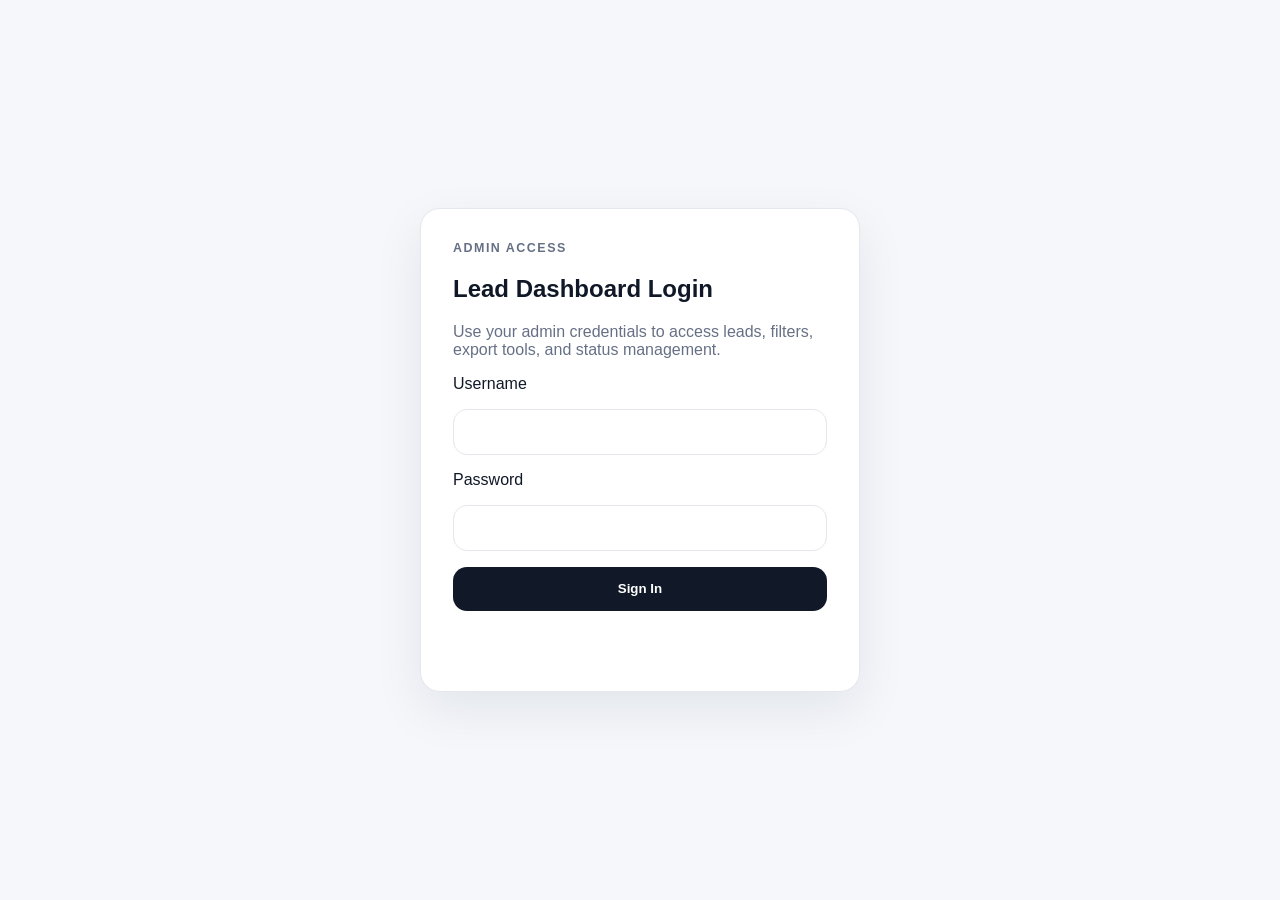
<file: admin/index.html>
<!DOCTYPE html>
<html lang="en">
<head>
  <meta charset="UTF-8">
  <meta name="viewport" content="width=device-width, initial-scale=1.0">
  <title>Admin Dashboard | Vikram Gill</title>
  <link rel="stylesheet" href="admin.css">
</head>
<body class="admin-body">
  <div class="admin-shell">
    <aside class="admin-sidebar">
      <div>
        <p class="admin-kicker">Vikram Gill</p>
        <h1 class="admin-brand">Lead Engine</h1>
      </div>

      <nav class="admin-nav">
        <a href="#dashboard">Dashboard</a>
        <a href="#leads">Leads</a>
        <a href="#settings">Settings</a>
      </nav>

      <button id="admin-logout" class="admin-button admin-button-secondary" type="button">Logout</button>
    </aside>

    <main class="admin-main">
      <section id="dashboard" class="admin-section">
        <div class="admin-topbar">
          <div>
            <p class="admin-kicker">Overview</p>
            <h2>Lead Dashboard</h2>
          </div>
          <div class="admin-topbar-actions">
            <button id="refresh-leads" class="admin-button admin-button-secondary" type="button">Refresh</button>
            <button id="export-csv" class="admin-button admin-button-primary" type="button">Export to CSV</button>
          </div>
        </div>

        <div class="admin-metrics">
          <article class="admin-metric-card">
            <span>Total Leads</span>
            <strong id="metric-total">0</strong>
          </article>
          <article class="admin-metric-card">
            <span>Today's Leads</span>
            <strong id="metric-today">0</strong>
          </article>
          <article class="admin-metric-card">
            <span>Hot Leads</span>
            <strong id="metric-hot">0</strong>
          </article>
          <article class="admin-metric-card">
            <span>Auto Insurance</span>
            <strong id="metric-auto">0</strong>
          </article>
          <article class="admin-metric-card">
            <span>Home Insurance</span>
            <strong id="metric-home">0</strong>
          </article>
          <article class="admin-metric-card">
            <span>Commercial Insurance</span>
            <strong id="metric-commercial">0</strong>
          </article>
          <article class="admin-metric-card">
            <span>Mortgage</span>
            <strong id="metric-mortgage">0</strong>
          </article>
        </div>
      </section>

      <section id="leads" class="admin-section">
        <div class="admin-panel">
          <div class="admin-panel-header">
            <div>
              <p class="admin-kicker">Lead Management</p>
              <h2>All Leads</h2>
            </div>
            <p id="admin-data-status" class="admin-status" aria-live="polite"></p>
          </div>

          <div class="admin-filters">
            <input id="lead-search" type="search" placeholder="Search by name, phone, service">

            <select id="service-filter">
              <option value="">All Services</option>
              <option value="Auto Insurance">Auto Insurance</option>
              <option value="Home Insurance">Home Insurance</option>
              <option value="Commercial Insurance">Commercial Insurance</option>
              <option value="Mortgage">Mortgage</option>
            </select>

            <select id="urgency-filter">
              <option value="">All Urgency</option>
              <option value="ASAP">ASAP first</option>
              <option value="1 week">1 week</option>
              <option value="1 month">1 month</option>
              <option value="Just exploring">Exploring</option>
            </select>

            <select id="status-filter">
              <option value="">All Status</option>
              <option value="New">New</option>
              <option value="Contacted">Contacted</option>
              <option value="Converted">Converted</option>
              <option value="Lost">Lost</option>
            </select>
          </div>

          <div class="admin-table-wrap">
            <table class="admin-table">
              <thead>
                <tr>
                  <th>Date/Time</th>
                  <th>Name</th>
                  <th>Phone</th>
                  <th>Email</th>
                  <th>Service Type</th>
                  <th>Subtype</th>
                  <th>Timeline</th>
                  <th>Preferred Call Time</th>
                  <th>Status</th>
                  <th>Actions</th>
                </tr>
              </thead>
              <tbody id="leads-table-body"></tbody>
            </table>
          </div>
        </div>
      </section>

      <section id="settings" class="admin-section">
        <div class="admin-panel">
          <div class="admin-panel-header">
            <div>
              <p class="admin-kicker">Settings</p>
              <h2>Admin Settings</h2>
            </div>
          </div>

          <div class="admin-settings-grid">
            <article class="admin-setting-card">
              <h3>Authentication</h3>
              <p>Basic credentials are currently hardcoded in <code>admin.js</code>. Change them before production use.</p>
            </article>
            <article class="admin-setting-card">
              <h3>Lead API</h3>
              <p>Connect the dashboard to your deployed Google Apps Script web app to sync leads, status updates, and deletes.</p>
            </article>
            <article class="admin-setting-card">
              <h3>Realtime Refresh</h3>
              <p>The dashboard refreshes automatically on an interval and also reacts to local browser storage changes.</p>
            </article>
          </div>
        </div>
      </section>
    </main>
  </div>

  <dialog id="lead-modal" class="lead-modal">
    <div class="lead-modal-card">
      <div class="lead-modal-header">
        <h3>Lead Details</h3>
        <button id="close-modal" class="admin-button admin-button-secondary" type="button">Close</button>
      </div>
      <div id="lead-modal-body" class="lead-modal-body"></div>
    </div>
  </dialog>

  <script src="admin.js"></script>
</body>
</html>
</file>
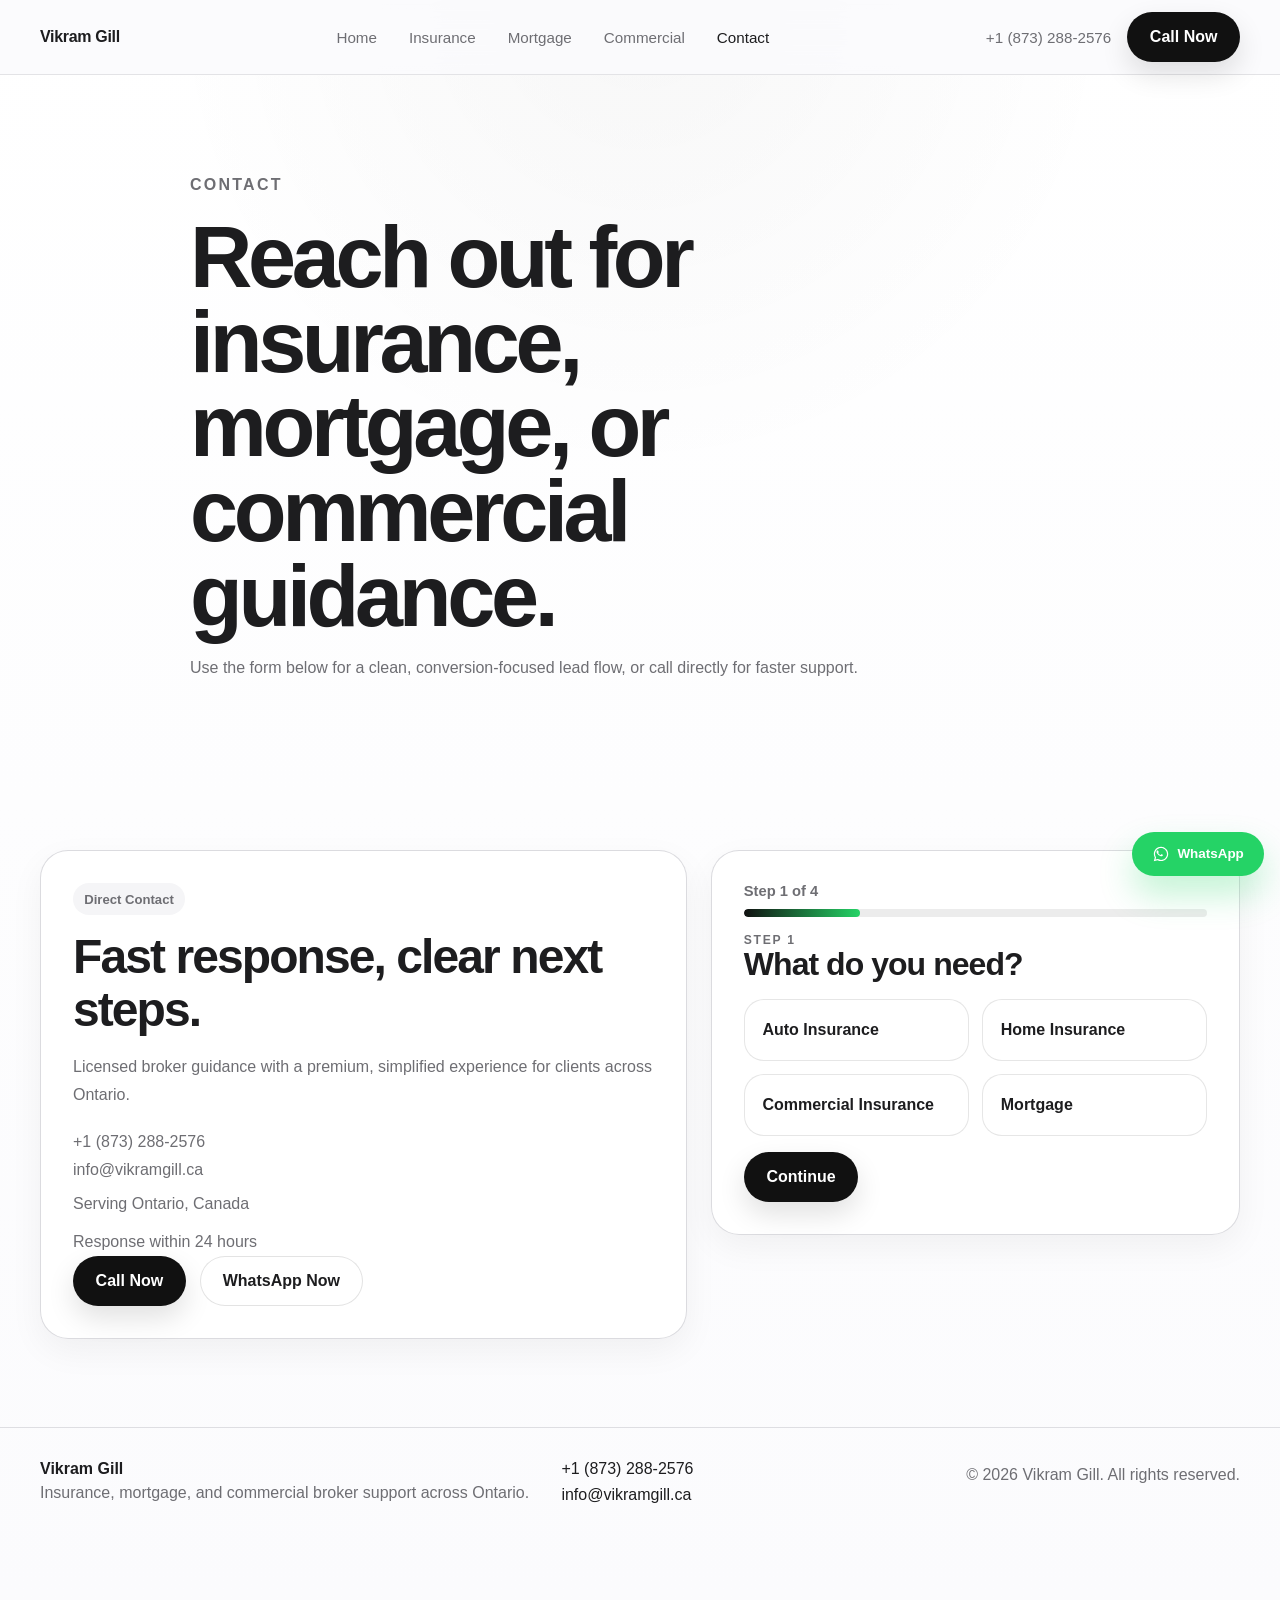
<file: contact/index.html>
<!DOCTYPE html>
<html lang="en">
<head>
  <meta charset="UTF-8">
  <meta name="viewport" content="width=device-width, initial-scale=1.0">
  <title>Contact | Vikram Gill</title>
  <meta name="description" content="Contact Vikram Gill for insurance, mortgage, and commercial quotes in Ontario.">
  <link rel="stylesheet" href="../style.css">
</head>
<body data-page="contact">
  <div class="site-shell">
    <header class="global-header">
      <div class="site-container header-row">
        <a class="site-logo" href="../index.html" aria-label="Vikram Gill home">Vikram Gill</a>
        <button class="nav-toggle" type="button" aria-label="Open navigation" aria-expanded="false">
          <span></span>
          <span></span>
          <span></span>
        </button>
        <nav class="site-nav" aria-label="Primary navigation">
          <a href="../index.html" data-nav="home">Home</a>
          <a href="../insurance/index.html" data-nav="insurance">Insurance</a>
          <a href="../mortgage/index.html" data-nav="mortgage">Mortgage</a>
          <a href="../commercial/index.html" data-nav="commercial">Commercial</a>
          <a href="../contact/index.html" data-nav="contact">Contact</a>
        </nav>
        <div class="header-actions">
          <a class="header-link" href="tel:+18732882576">+1 (873) 288-2576</a>
          <a class="button button-primary" href="tel:+18732882576">Call Now</a>
        </div>
      </div>
    </header>

    <main>
      <section class="page-hero">
        <div class="site-container page-hero-content reveal">
          <p class="eyebrow">Contact</p>
          <h1>Reach out for insurance, mortgage, or commercial guidance.</h1>
          <p>Use the form below for a clean, conversion-focused lead flow, or call directly for faster support.</p>
        </div>
      </section>

      <section class="section">
        <div class="site-container contact-layout">
          <div class="contact-info reveal">
            <div class="contact-card">
              <span class="service-pill">Direct Contact</span>
              <h2>Fast response, clear next steps.</h2>
              <p>Licensed broker guidance with a premium, simplified experience for clients across Ontario.</p>
              <div class="contact-stack">
                <a href="tel:+18732882576">+1 (873) 288-2576</a>
                <a href="mailto:info@vikramgill.ca">info@vikramgill.ca</a>
                <span>Serving Ontario, Canada</span>
                <span>Response within 24 hours</span>
              </div>
              <div class="button-row">
                <a class="button button-primary" href="tel:+18732882576">Call Now</a>
                <a class="button button-secondary" href="https://wa.me/18732882576?text=Hi%20I%20need%20insurance%20quote" target="_blank" rel="noopener noreferrer">WhatsApp Now</a>
              </div>
            </div>
          </div>

          <div
            class="contact-form reveal lead-engine"
            data-endpoint="https://script.google.com/macros/s/REPLACE_WITH_DEPLOYED_WEB_APP_ID/exec"
            data-page-source="Contact"
            data-success="Thanks, your quote request has been submitted. Vikram Gill will contact you shortly."
            data-whatsapp-base="https://wa.me/18732882576?text="
          >
            <div class="lead-progress" aria-label="Lead form progress">
              <p class="lead-progress-label">Step 1 of 4</p>
              <div class="lead-progress-bar"><span></span></div>
            </div>

            <form class="lead-engine-form" novalidate>
              <input type="hidden" name="service">
              <input type="hidden" name="detail_one_label">
              <input type="hidden" name="detail_one_value">
              <input type="hidden" name="detail_two_label">
              <input type="hidden" name="detail_two_value">
              <input type="hidden" name="detail_three_label">
              <input type="hidden" name="detail_three_value">
              <input type="hidden" name="timeline">
              <input type="hidden" name="call_time_preference">
              <input type="hidden" name="lead_summary">
              <input type="hidden" name="page_source" value="Contact">

              <section class="lead-step is-active" data-step="1">
                <div class="lead-step-copy">
                  <p class="eyebrow">Step 1</p>
                  <h3>What do you need?</h3>
                </div>
                <div class="lead-choice-grid">
                  <button class="lead-choice" type="button" data-service="Auto Insurance">Auto Insurance</button>
                  <button class="lead-choice" type="button" data-service="Home Insurance">Home Insurance</button>
                  <button class="lead-choice" type="button" data-service="Commercial Insurance">Commercial Insurance</button>
                  <button class="lead-choice" type="button" data-service="Mortgage">Mortgage</button>
                </div>
                <div class="lead-nav">
                  <button class="button button-primary lead-next" type="button">Continue</button>
                </div>
              </section>

              <section class="lead-step" data-step="2">
                <div class="lead-step-copy">
                  <p class="eyebrow">Step 2</p>
                  <h3>Tell us a little more</h3>
                </div>
                <div class="lead-dynamic-questions"></div>
                <div class="lead-nav">
                  <button class="button button-secondary lead-back" type="button">Back</button>
                  <button class="button button-primary lead-next" type="button">Continue</button>
                </div>
              </section>

              <section class="lead-step" data-step="3">
                <div class="lead-step-copy">
                  <p class="eyebrow">Step 3</p>
                  <h3>Where should we send your quote?</h3>
                </div>

                <label for="contact-name">Full Name</label>
                <input id="contact-name" name="name" type="text" placeholder="Your full name" required>

                <label for="contact-email">Email</label>
                <input id="contact-email" name="email" type="email" placeholder="Your email address" required>

                <label for="contact-phone">Phone</label>
                <input id="contact-phone" name="phone" type="tel" inputmode="numeric" pattern="[0-9]{7,15}" placeholder="Digits only" required>

                <div class="lead-field-group">
                  <p class="lead-field-label">Best time to call</p>
                  <div class="lead-choice-grid lead-choice-grid-compact">
                    <button class="lead-choice" type="button" data-call-time="Morning">Morning</button>
                    <button class="lead-choice" type="button" data-call-time="Afternoon">Afternoon</button>
                    <button class="lead-choice" type="button" data-call-time="Evening">Evening</button>
                  </div>
                </div>

                <div class="lead-nav">
                  <button class="button button-secondary lead-back" type="button">Back</button>
                  <button class="button button-primary lead-next" type="button">Continue</button>
                </div>

                <p class="form-note">We will contact you shortly with the next step.</p>
                <p class="form-status" aria-live="polite"></p>
              </section>

              <section class="lead-step" data-step="4">
                <div class="lead-step-copy">
                  <p class="eyebrow">Step 4</p>
                  <h3>Review your request</h3>
                </div>

                <div class="lead-review"></div>

                <div class="lead-nav">
                  <button class="button button-secondary lead-back" type="button">Back</button>
                  <button class="button button-primary lead-submit" type="submit">Get My Quote</button>
                </div>

                <p class="form-status" aria-live="polite"></p>
              </section>
            </form>

            <div class="lead-success" hidden>
              <h3>Request received</h3>
              <p>Thank you! Your request has been received.</p>
            </div>
          </div>
        </div>
      </section>
    </main>

    <footer class="site-footer">
      <div class="site-container footer-layout">
        <div>
          <strong>Vikram Gill</strong>
          <p>Insurance, mortgage, and commercial broker support across Ontario.</p>
        </div>
        <div class="footer-links">
          <a href="tel:+18732882576">+1 (873) 288-2576</a>
          <a href="mailto:info@vikramgill.ca">info@vikramgill.ca</a>
        </div>
        <p class="footer-copy">© 2026 Vikram Gill. All rights reserved.</p>
      </div>
    </footer>
  </div>

  <a class="whatsapp-float" href="https://wa.me/18732882576?text=Hi%20I%20need%20insurance%20quote" target="_blank" rel="noopener noreferrer" aria-label="Chat on WhatsApp">
    <svg viewBox="0 0 32 32" aria-hidden="true" fill="currentColor">
      <path d="M19.11 17.37c-.29-.15-1.71-.84-1.97-.94-.26-.09-.45-.15-.64.15-.19.29-.74.94-.91 1.13-.17.2-.34.22-.63.07-.29-.15-1.23-.45-2.34-1.45-.86-.77-1.44-1.72-1.61-2.01-.17-.29-.02-.45.13-.6.13-.13.29-.34.43-.51.15-.17.2-.29.29-.49.1-.2.05-.37-.02-.52-.07-.15-.64-1.55-.88-2.13-.23-.55-.47-.48-.64-.49l-.55-.01c-.19 0-.49.07-.75.37-.26.29-.98.96-.98 2.33s1 2.69 1.14 2.87c.15.2 1.95 2.98 4.73 4.18.66.29 1.18.46 1.58.59.66.21 1.26.18 1.74.11.53-.08 1.71-.7 1.95-1.38.24-.68.24-1.26.17-1.38-.07-.12-.26-.19-.55-.34Z"/>
      <path d="M16.02 3.2c-7.03 0-12.75 5.72-12.75 12.75 0 2.25.59 4.44 1.71 6.38L3.2 28.8l6.64-1.74a12.74 12.74 0 0 0 6.18 1.58h.01c7.03 0 12.76-5.72 12.76-12.75 0-3.4-1.32-6.59-3.73-8.99A12.67 12.67 0 0 0 16.02 3.2Zm0 23.29h-.01a10.6 10.6 0 0 1-5.39-1.47l-.39-.23-3.94 1.04 1.05-3.84-.26-.4a10.61 10.61 0 0 1-1.64-5.67c0-5.86 4.76-10.62 10.62-10.62 2.83 0 5.48 1.1 7.48 3.1a10.5 10.5 0 0 1 3.11 7.51c0 5.86-4.77 10.62-10.63 10.62Z"/>
    </svg>
    <span>WhatsApp</span>
  </a>

  <div class="mobile-action-bar">
    <a class="button button-primary" href="tel:+18732882576">Call Now</a>
    <a class="button button-secondary" href="https://wa.me/18732882576?text=Hi%20I%20need%20insurance%20quote" target="_blank" rel="noopener noreferrer">WhatsApp Now</a>
  </div>

  <script src="../script.js"></script>
</body>
</html>
</file>
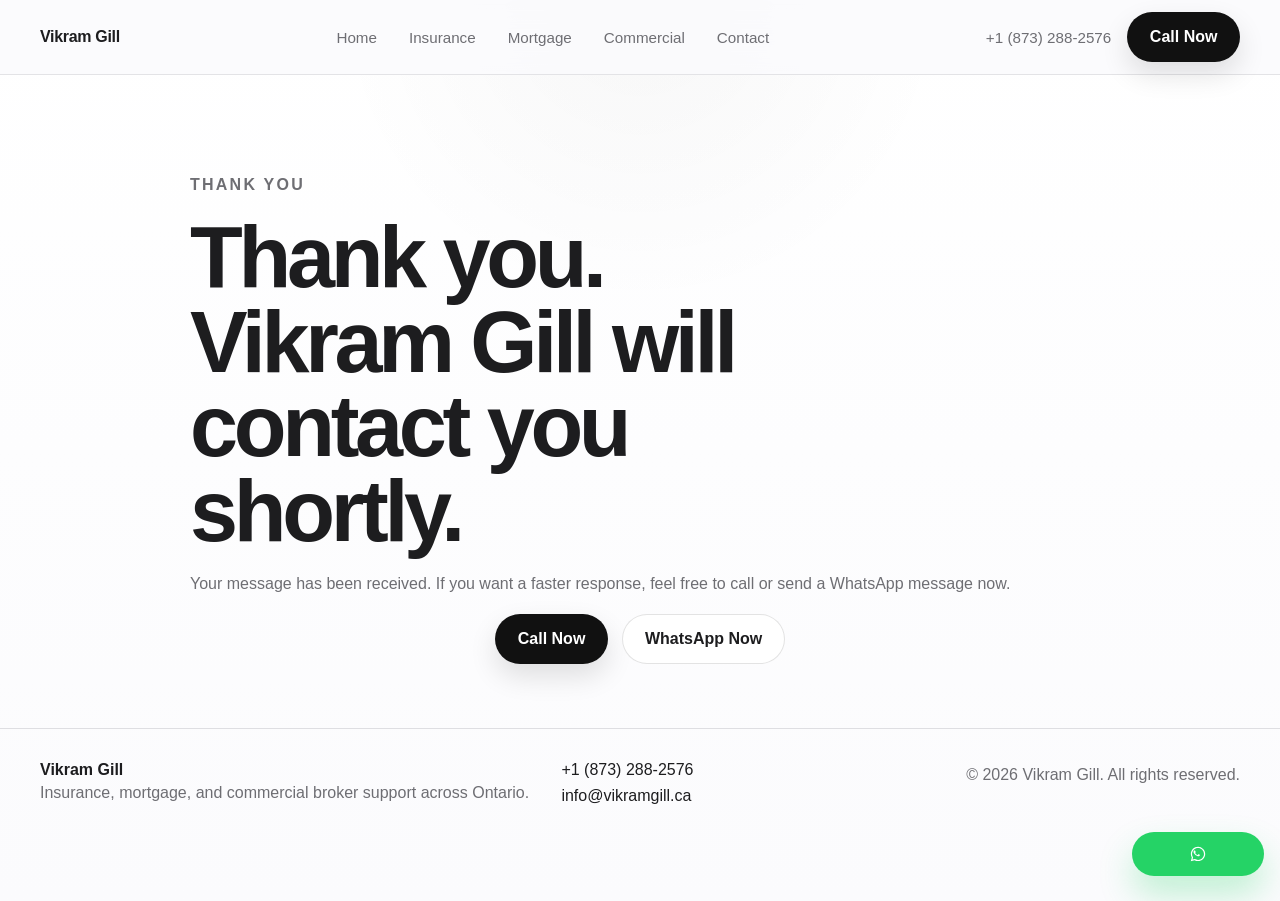
<file: thank-you/index.html>
<!DOCTYPE html>
<html lang="en">
<head>
  <meta charset="UTF-8">
  <meta name="viewport" content="width=device-width, initial-scale=1.0">
  <title>Thank You | Vikram Gill</title>
  <meta name="description" content="Thank you page for Vikram Gill lead submissions.">
  <link rel="stylesheet" href="../style.css">
</head>
<body data-page="thank-you">
  <div class="site-shell">
    <header class="global-header">
      <div class="site-container header-row">
        <a class="site-logo" href="../index.html" aria-label="Vikram Gill home">Vikram Gill</a>
        <button class="nav-toggle" type="button" aria-label="Open navigation" aria-expanded="false">
          <span></span>
          <span></span>
          <span></span>
        </button>
        <nav class="site-nav" aria-label="Primary navigation">
          <a href="../index.html" data-nav="home">Home</a>
          <a href="../insurance/index.html" data-nav="insurance">Insurance</a>
          <a href="../mortgage/index.html" data-nav="mortgage">Mortgage</a>
          <a href="../commercial/index.html" data-nav="commercial">Commercial</a>
          <a href="../contact/index.html" data-nav="contact">Contact</a>
        </nav>
        <div class="header-actions">
          <a class="header-link" href="tel:+18732882576">+1 (873) 288-2576</a>
          <a class="button button-primary" href="tel:+18732882576">Call Now</a>
        </div>
      </div>
    </header>

    <main>
      <section class="page-hero">
        <div class="site-container page-hero-content reveal">
          <p class="eyebrow">Thank You</p>
          <h1>Thank you. Vikram Gill will contact you shortly.</h1>
          <p>Your message has been received. If you want a faster response, feel free to call or send a WhatsApp message now.</p>
          <div class="button-row centered-buttons">
            <a class="button button-primary" href="tel:+18732882576">Call Now</a>
            <a class="button button-secondary" href="https://wa.me/18732882576?text=Hi%20I%20need%20insurance%20quote" target="_blank" rel="noopener noreferrer">WhatsApp Now</a>
          </div>
        </div>
      </section>
    </main>

    <footer class="site-footer">
      <div class="site-container footer-layout">
        <div>
          <strong>Vikram Gill</strong>
          <p>Insurance, mortgage, and commercial broker support across Ontario.</p>
        </div>
        <div class="footer-links">
          <a href="tel:+18732882576">+1 (873) 288-2576</a>
          <a href="mailto:info@vikramgill.ca">info@vikramgill.ca</a>
        </div>
        <p class="footer-copy">© 2026 Vikram Gill. All rights reserved.</p>
      </div>
    </footer>
  </div>

  <a class="whatsapp-float" href="https://wa.me/18732882576?text=Hi%20I%20need%20insurance%20quote" target="_blank" rel="noopener noreferrer" aria-label="Chat on WhatsApp">
    <svg viewBox="0 0 32 32" aria-hidden="true" fill="currentColor">
      <path d="M19.11 17.37c-.29-.15-1.71-.84-1.97-.94-.26-.09-.45-.15-.64.15-.19.29-.74.94-.91 1.13-.17.2-.34.22-.63.07-.29-.15-1.23-.45-2.34-1.45-.86-.77-1.44-1.72-1.61-2.01-.17-.29-.02-.45.13-.6.13-.13.29-.34.43-.51.15-.17.2-.29.29-.49.1-.2.05-.37-.02-.52-.07-.15-.64-1.55-.88-2.13-.23-.55-.47-.48-.64-.49l-.55-.01c-.19 0-.49.07-.75.37-.26.29-.98.96-.98 2.33s1 2.69 1.14 2.87c.15.2 1.95 2.98 4.73 4.18.66.29 1.18.46 1.58.59.66.21 1.26.18 1.74.11.53-.08 1.71-.7 1.95-1.38.24-.68.24-1.26.17-1.38-.07-.12-.26-.19-.55-.34Z"/>
      <path d="M16.02 3.2c-7.03 0-12.75 5.72-12.75 12.75 0 2.25.59 4.44 1.71 6.38L3.2 28.8l6.64-1.74a12.74 12.74 0 0 0 6.18 1.58h.01c7.03 0 12.76-5.72 12.76-12.75 0-3.4-1.32-6.59-3.73-8.99A12.67 12.67 0 0 0 16.02 3.2Zm0 23.29h-.01a10.6 10.6 0 0 1-5.39-1.47l-.39-.23-3.94 1.04 1.05-3.84-.26-.4a10.61 10.61 0 0 1-1.64-5.67c0-5.86 4.76-10.62 10.62-10.62 2.83 0 5.48 1.1 7.48 3.1a10.5 10.5 0 0 1 3.11 7.51c0 5.86-4.77 10.62-10.63 10.62Z"/>
    </svg>
  </a>

  <div class="mobile-action-bar">
    <a class="button button-primary" href="tel:+18732882576">Call Now</a>
    <a class="button button-secondary" href="https://wa.me/18732882576?text=Hi%20I%20need%20insurance%20quote" target="_blank" rel="noopener noreferrer">WhatsApp Now</a>
  </div>

  <script src="../script.js"></script>
</body>
</html>
</file>
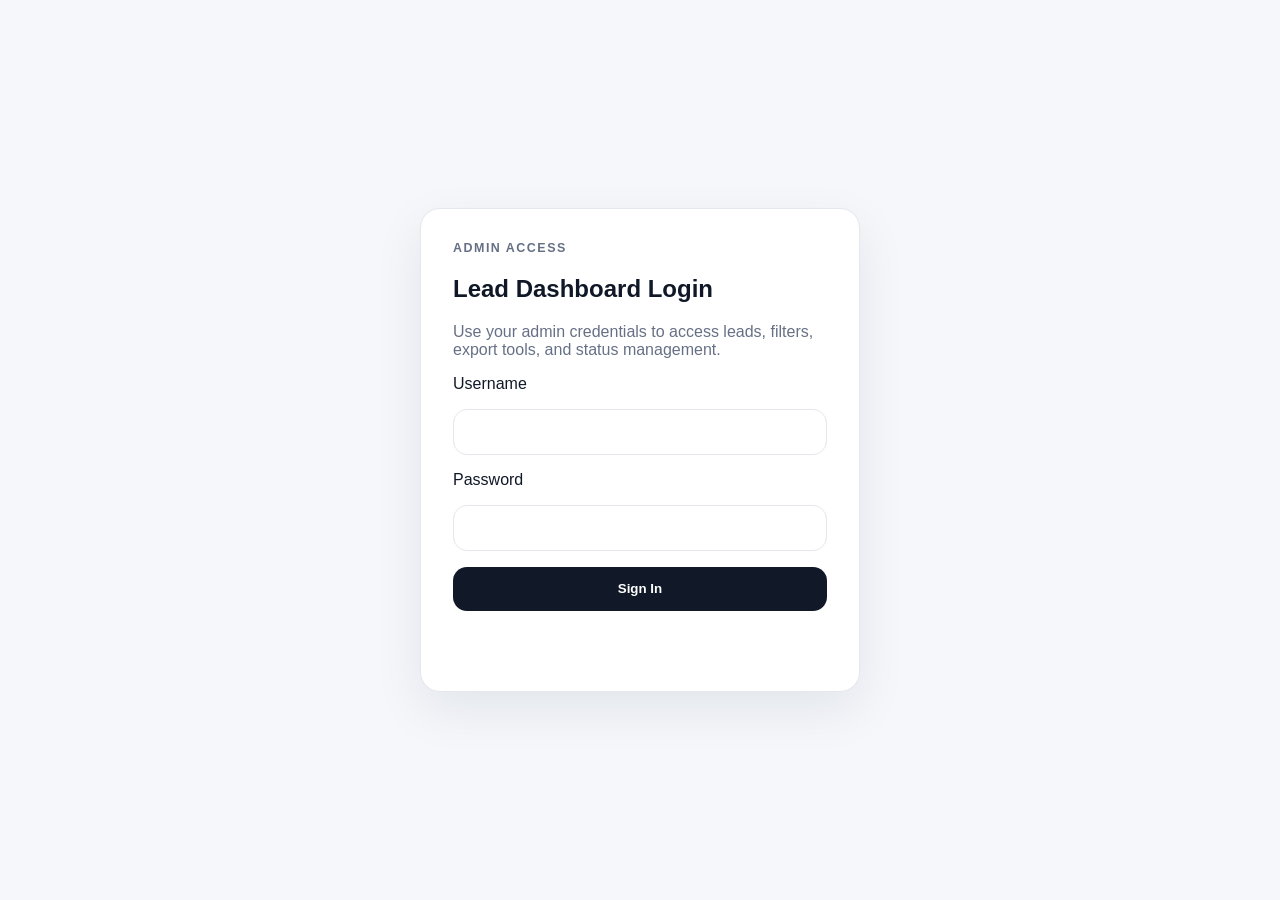
<file: admin/login.html>
<!DOCTYPE html>
<html lang="en">
<head>
  <meta charset="UTF-8">
  <meta name="viewport" content="width=device-width, initial-scale=1.0">
  <title>Admin Login | Vikram Gill</title>
  <link rel="stylesheet" href="admin.css">
</head>
<body class="admin-body admin-login-body">
  <main class="admin-login-shell">
    <section class="admin-login-card">
      <p class="admin-kicker">Admin Access</p>
      <h1>Lead Dashboard Login</h1>
      <p class="admin-subcopy">Use your admin credentials to access leads, filters, export tools, and status management.</p>

      <form id="admin-login-form" class="admin-login-form">
        <label for="admin-username">Username</label>
        <input id="admin-username" name="username" type="text" autocomplete="username" required>

        <label for="admin-password">Password</label>
        <input id="admin-password" name="password" type="password" autocomplete="current-password" required>

        <button class="admin-button admin-button-primary" type="submit">Sign In</button>
        <p id="admin-login-status" class="admin-status" aria-live="polite"></p>
      </form>
    </section>
  </main>

  <script src="admin.js"></script>
</body>
</html>
</file>
<file: admin/admin.css>
:root {
  --admin-bg: #f5f7fb;
  --admin-surface: #ffffff;
  --admin-text: #101828;
  --admin-muted: #667085;
  --admin-line: #e4e7ec;
  --admin-accent: #111827;
  --admin-green: #12b76a;
  --admin-red: #f04438;
  --admin-orange: #f79009;
  --admin-grey: #98a2b3;
  --admin-radius: 20px;
  --admin-shadow: 0 18px 50px rgba(16, 24, 40, 0.08);
}

*,
*::before,
*::after {
  box-sizing: border-box;
}

body.admin-body {
  margin: 0;
  font-family: -apple-system, BlinkMacSystemFont, "Segoe UI", Arial, sans-serif;
  background: var(--admin-bg);
  color: var(--admin-text);
}

.admin-login-body {
  min-height: 100vh;
  display: grid;
  place-items: center;
  padding: 1.5rem;
}

.admin-login-shell {
  width: min(100%, 440px);
}

.admin-login-card,
.admin-panel,
.admin-metric-card,
.admin-setting-card,
.lead-modal-card {
  background: var(--admin-surface);
  border: 1px solid var(--admin-line);
  border-radius: var(--admin-radius);
  box-shadow: var(--admin-shadow);
}

.admin-login-card {
  padding: 2rem;
}

.admin-kicker {
  margin: 0 0 0.5rem;
  color: var(--admin-muted);
  font-size: 0.78rem;
  font-weight: 700;
  text-transform: uppercase;
  letter-spacing: 0.12em;
}

.admin-subcopy,
.admin-status,
.admin-setting-card p,
.lead-modal-body p {
  color: var(--admin-muted);
}

.admin-login-form,
.admin-settings-grid,
.admin-main,
.admin-section,
.admin-panel,
.lead-modal-body {
  display: grid;
  gap: 1rem;
}

.admin-login-form input,
.admin-filters input,
.admin-filters select,
.admin-table select {
  width: 100%;
  min-height: 46px;
  padding: 0.85rem 1rem;
  border: 1px solid var(--admin-line);
  border-radius: 14px;
  background: #ffffff;
}

.admin-shell {
  min-height: 100vh;
  display: grid;
  grid-template-columns: 280px 1fr;
}

.admin-sidebar {
  padding: 1.5rem;
  border-right: 1px solid var(--admin-line);
  background: #ffffff;
  display: grid;
  align-content: start;
  gap: 1.5rem;
}

.admin-brand {
  margin: 0;
  font-size: 1.4rem;
}

.admin-nav {
  display: grid;
  gap: 0.5rem;
}

.admin-nav a {
  padding: 0.85rem 1rem;
  border-radius: 14px;
  color: var(--admin-muted);
}

.admin-nav a:hover {
  background: #f2f4f7;
  color: var(--admin-text);
}

.admin-main {
  padding: 1.5rem;
}

.admin-topbar,
.admin-panel-header,
.lead-modal-header {
  display: flex;
  justify-content: space-between;
  align-items: center;
  gap: 1rem;
}

.admin-topbar-actions {
  display: flex;
  gap: 0.75rem;
  flex-wrap: wrap;
}

.admin-metrics {
  display: grid;
  grid-template-columns: repeat(4, minmax(0, 1fr));
  gap: 1rem;
}

.admin-metric-card,
.admin-setting-card {
  padding: 1.25rem;
}

.admin-metric-card span {
  color: var(--admin-muted);
  font-size: 0.9rem;
}

.admin-metric-card strong {
  display: block;
  margin-top: 0.5rem;
  font-size: 2rem;
}

.admin-panel {
  padding: 1.25rem;
}

.admin-filters {
  display: grid;
  grid-template-columns: 1.5fr 1fr 1fr 1fr;
  gap: 0.75rem;
}

.admin-table-wrap {
  overflow: auto;
}

.admin-table {
  width: 100%;
  border-collapse: collapse;
  min-width: 1100px;
}

.admin-table th,
.admin-table td {
  padding: 0.85rem 0.75rem;
  text-align: left;
  border-bottom: 1px solid var(--admin-line);
  vertical-align: top;
}

.admin-table th {
  color: var(--admin-muted);
  font-size: 0.84rem;
}

.admin-button {
  min-height: 44px;
  padding: 0.8rem 1rem;
  border: 1px solid transparent;
  border-radius: 14px;
  font-weight: 600;
  cursor: pointer;
}

.admin-button-primary {
  background: var(--admin-accent);
  color: #ffffff;
}

.admin-button-secondary {
  background: #ffffff;
  color: var(--admin-text);
  border-color: var(--admin-line);
}

.lead-badge,
.status-badge {
  display: inline-flex;
  align-items: center;
  justify-content: center;
  min-height: 28px;
  padding: 0.2rem 0.6rem;
  border-radius: 999px;
  font-size: 0.78rem;
  font-weight: 700;
}

.lead-badge.hot {
  background: rgba(240, 68, 56, 0.12);
  color: var(--admin-red);
}

.lead-badge.warm {
  background: rgba(247, 144, 9, 0.14);
  color: var(--admin-orange);
}

.lead-badge.cool {
  background: rgba(152, 162, 179, 0.14);
  color: var(--admin-grey);
}

.status-badge {
  background: rgba(16, 24, 40, 0.08);
  color: var(--admin-text);
}

.admin-row-actions {
  display: grid;
  gap: 0.5rem;
}

.lead-modal {
  width: min(100% - 2rem, 760px);
  border: 0;
  padding: 0;
  background: transparent;
}

.lead-modal::backdrop {
  background: rgba(16, 24, 40, 0.4);
}

.lead-modal-card {
  padding: 1.25rem;
}

@media (max-width: 980px) {
  .admin-shell {
    grid-template-columns: 1fr;
  }

  .admin-sidebar {
    border-right: 0;
    border-bottom: 1px solid var(--admin-line);
  }

  .admin-metrics,
  .admin-filters {
    grid-template-columns: 1fr 1fr;
  }
}

@media (max-width: 640px) {
  .admin-main,
  .admin-sidebar,
  .admin-login-card {
    padding: 1rem;
  }

  .admin-metrics,
  .admin-filters,
  .admin-topbar,
  .admin-panel-header {
    grid-template-columns: 1fr;
    display: grid;
  }

  .admin-topbar-actions {
    width: 100%;
  }

  .admin-button {
    width: 100%;
  }
}
</file>
<file: style.css>
@import url("styles.css");
</file>
